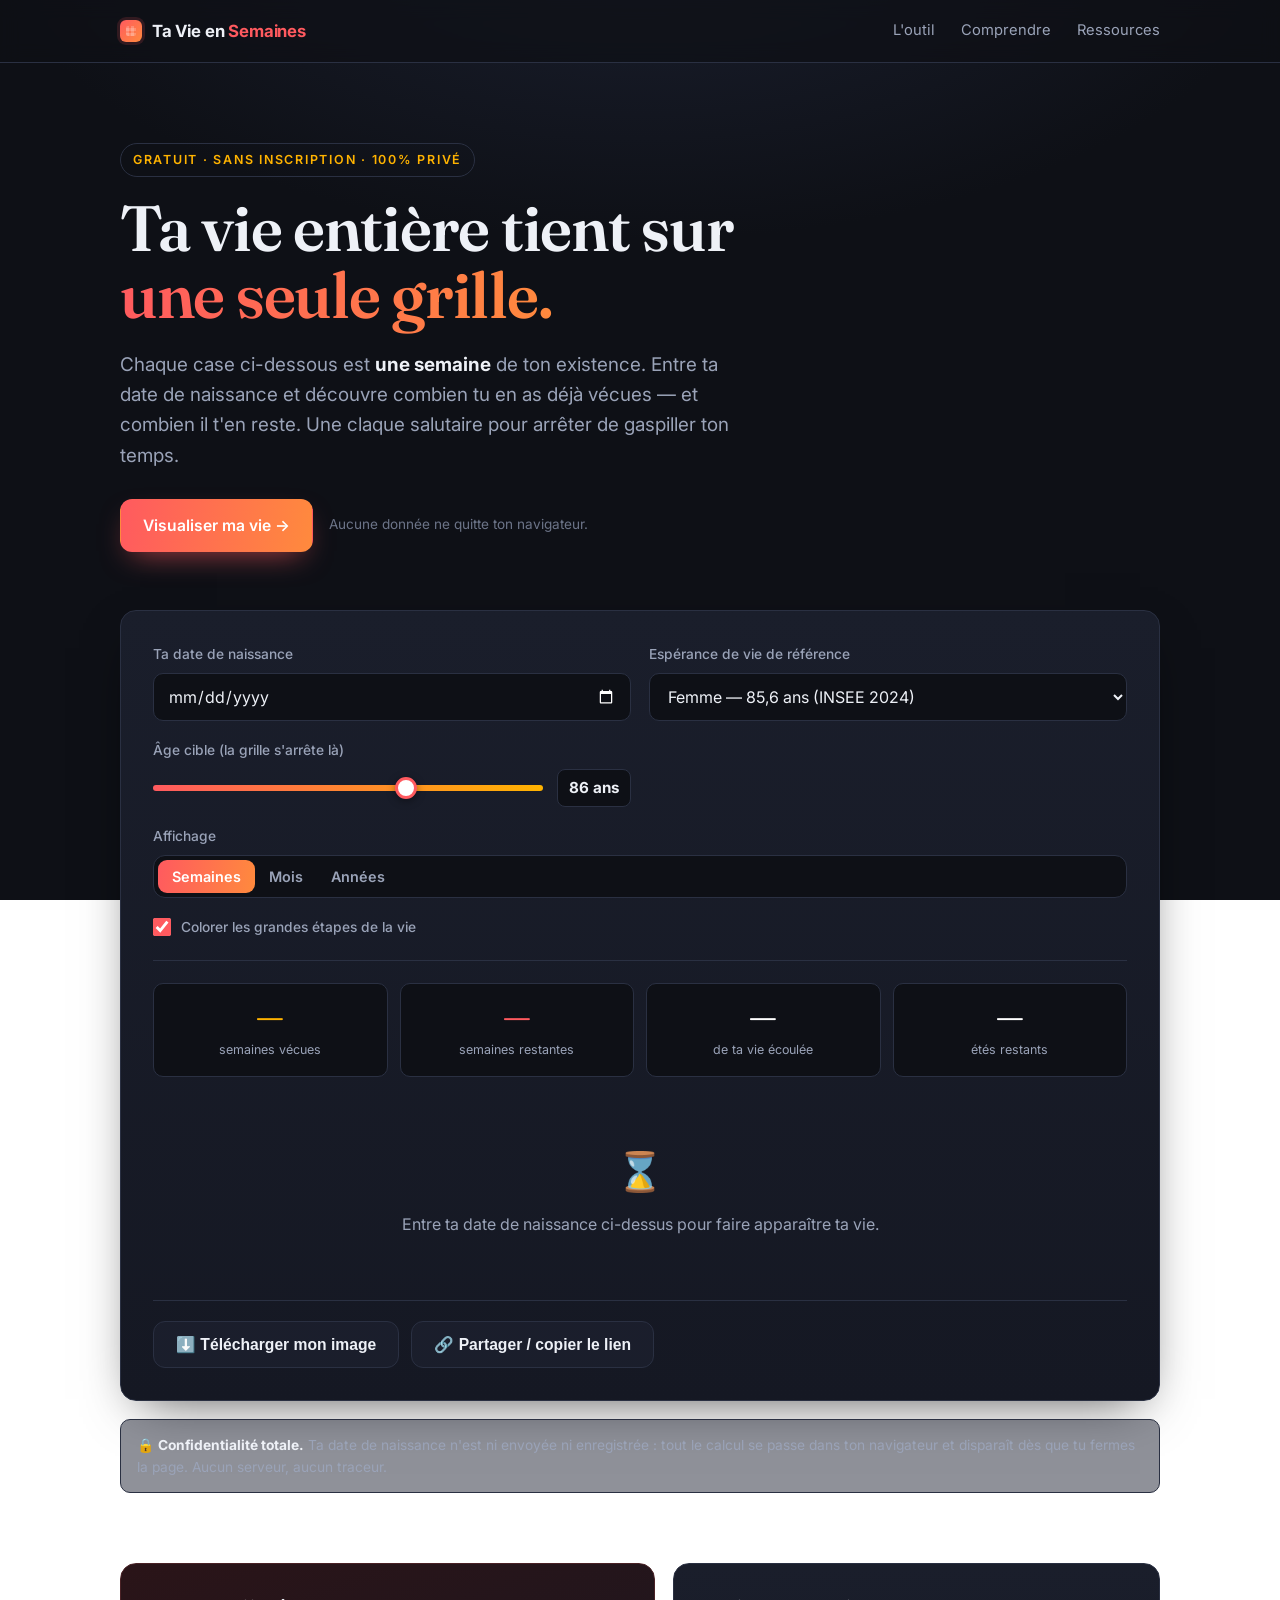
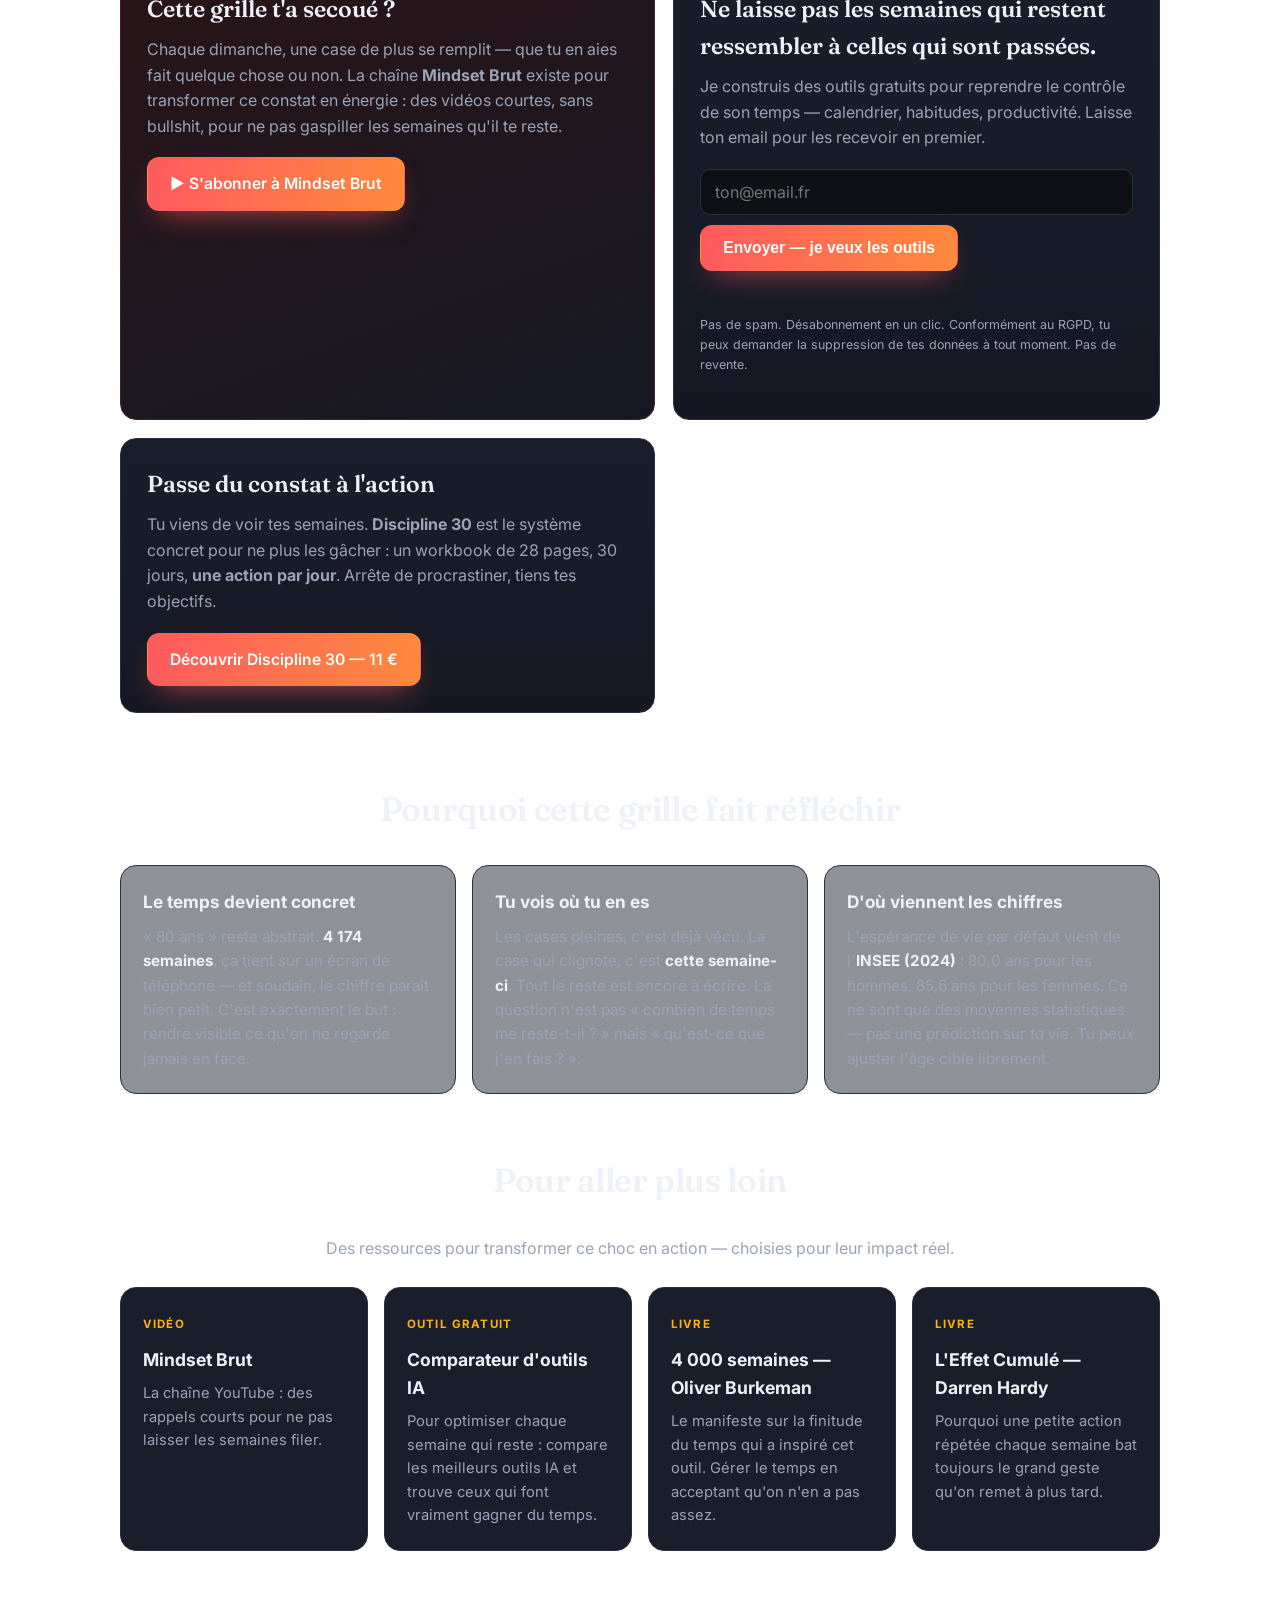
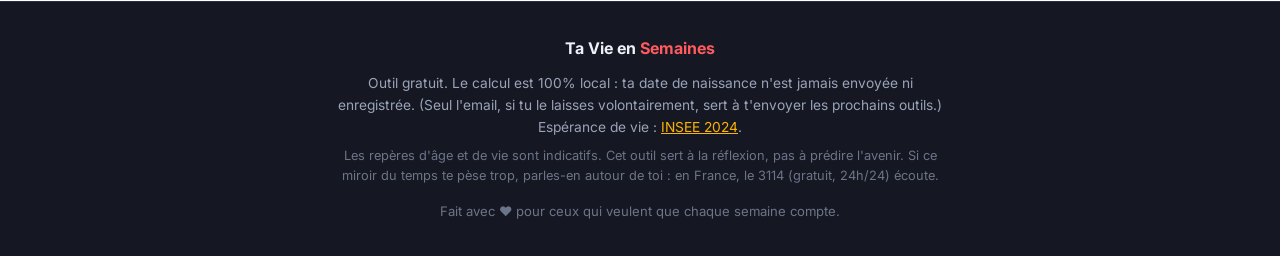
<file: index.html>
﻿<!DOCTYPE html>
<html lang="fr">
<head>
  <meta charset="UTF-8" />
  <meta name="viewport" content="width=device-width, initial-scale=1.0" />
  <meta name="theme-color" content="#0e1016" />

  <title>Ta Vie en Semaines — Visualise ta vie, une semaine à la fois</title>
  <meta name="description" content="Combien de semaines as-tu déjà vécues ? Combien t'en reste-t-il ? Visualise toute ta vie sur une seule grille, gratuitement et sans inscription. Un outil simple pour reprendre le contrôle de ton temps." />
  <meta name="keywords" content="ta vie en semaines, calendrier de vie, semaines de vie, combien de semaines dans une vie, espérance de vie, temps qu'il me reste, memento mori, visualiser sa vie" />
  <meta name="author" content="Ta Vie en Semaines" />
  <link rel="canonical" href="https://itachiuchiha976.github.io/ta-vie-en-semaines/" />
  <meta name="robots" content="index, follow" />

  <!-- Open Graph -->
  <meta property="og:type" content="website" />
  <meta property="og:locale" content="fr_FR" />
  <meta property="og:site_name" content="Ta Vie en Semaines" />
  <meta property="og:title" content="Ta Vie en Semaines — combien t'en reste-t-il ?" />
  <meta property="og:description" content="Visualise toute ta vie sur une seule grille. Chaque case = une semaine. Gratuit, sans inscription, 100% privé." />
  <meta property="og:url" content="https://itachiuchiha976.github.io/ta-vie-en-semaines/" />
  <meta property="og:image" content="https://itachiuchiha976.github.io/ta-vie-en-semaines/og-image.png" />
  <meta property="og:image:width" content="1200" />
  <meta property="og:image:height" content="630" />

  <!-- Twitter -->
  <meta name="twitter:card" content="summary_large_image" />
  <meta name="twitter:title" content="Ta Vie en Semaines — combien t'en reste-t-il ?" />
  <meta name="twitter:description" content="Visualise toute ta vie sur une seule grille. Chaque case = une semaine. Gratuit, sans inscription, 100% privé." />
  <meta name="twitter:image" content="https://itachiuchiha976.github.io/ta-vie-en-semaines/og-image.png" />

  <link rel="icon" type="image/svg+xml" href="favicon.svg" />
  <link rel="apple-touch-icon" href="favicon.svg" />

  <link rel="preconnect" href="https://fonts.googleapis.com" />
  <link rel="preconnect" href="https://fonts.gstatic.com" crossorigin />
  <link href="https://fonts.googleapis.com/css2?family=Inter:wght@400;500;600;700;800&family=Fraunces:opsz,wght@9..144,500;9..144,600&display=swap" rel="stylesheet" />

  <link rel="stylesheet" href="styles.css" />

  <!-- JSON-LD : WebApplication -->
  <script type="application/ld+json">
  {
    "@context": "https://schema.org",
    "@type": "WebApplication",
    "name": "Ta Vie en Semaines",
    "url": "https://itachiuchiha976.github.io/ta-vie-en-semaines/",
    "description": "Outil gratuit pour visualiser toute sa vie semaine par semaine sur une seule grille, et voir combien de temps il reste.",
    "applicationCategory": "LifestyleApplication",
    "operatingSystem": "All",
    "inLanguage": "fr-FR",
    "isAccessibleForFree": true,
    "offers": {
      "@type": "Offer",
      "price": "0",
      "priceCurrency": "EUR"
    }
  }
  </script>
  <!-- JSON-LD : FAQ -->
  <script type="application/ld+json">
  {
    "@context": "https://schema.org",
    "@type": "FAQPage",
    "mainEntity": [
      {
        "@type": "Question",
        "name": "Combien de semaines y a-t-il dans une vie ?",
        "acceptedAnswer": {
          "@type": "Answer",
          "text": "Une vie de 80 ans compte environ 4 174 semaines, et une vie de 90 ans environ 4 696 semaines (52,18 semaines par an). En France, l'espérance de vie à la naissance est de 80,0 ans pour les hommes et 85,6 ans pour les femmes (INSEE, 2024)."
        }
      },
      {
        "@type": "Question",
        "name": "Mes données sont-elles enregistrées ?",
        "acceptedAnswer": {
          "@type": "Answer",
          "text": "Non. Tout le calcul se fait dans ton navigateur. Ta date de naissance n'est jamais envoyée à un serveur."
        }
      }
    ]
  }
  </script>

  <!--
    ============================================================
    EMPLACEMENT PUBLICITÉ (AdSense) — à activer après acceptation
    Remplacer ca-pub-XXXX par l'ID réel, puis décommenter :
    <script async src="https://pagead2.googlesyndication.com/pagead/js/adsbygoogle.js?client=ca-pub-XXXXXXXXXXXXXXXX" crossorigin="anonymous"></script>
    ============================================================
  -->
</head>
<body>
  <a class="skip-link" href="#outil">Aller à l'outil</a>

  <header class="site-header">
    <div class="wrap header-inner">
      <a class="brand" href="#top" aria-label="Ta Vie en Semaines, accueil">
        <span class="brand-mark" aria-hidden="true"></span>
        <span class="brand-name">Ta Vie en <strong>Semaines</strong></span>
      </a>
      <nav class="header-nav">
        <a href="#outil">L'outil</a>
        <a href="#comprendre">Comprendre</a>
        <a href="#ressources">Ressources</a>
      </nav>
    </div>
  </header>

  <main id="top">
    <!-- HERO -->
    <section class="hero">
      <div class="wrap hero-inner">
        <p class="eyebrow">Gratuit · Sans inscription · 100% privé</p>
        <h1>Ta vie entière&nbsp;tient sur<br /><span class="grad">une seule grille.</span></h1>
        <p class="lede">
          Chaque case ci-dessous est <strong>une semaine</strong> de ton existence.
          Entre ta date de naissance et découvre combien tu en as déjà vécues —
          et combien il t'en reste. Une claque salutaire pour arrêter de gaspiller ton temps.
        </p>
        <div class="hero-cta">
          <a class="btn btn-primary" href="#outil">Visualiser ma vie →</a>
          <span class="hero-note">Aucune donnée ne quitte ton navigateur.</span>
        </div>
      </div>
    </section>

    <!-- OUTIL -->
    <section id="outil" class="tool">
      <div class="wrap">
        <div class="tool-card">
          <form id="life-form" class="controls" autocomplete="off" novalidate>
            <div class="field">
              <label for="birthdate">Ta date de naissance</label>
              <input type="date" id="birthdate" name="birthdate" required />
            </div>

            <div class="field">
              <label for="sex">Espérance de vie de référence</label>
              <select id="sex" name="sex">
                <option value="female">Femme — 85,6 ans (INSEE 2024)</option>
                <option value="male">Homme — 80,0 ans (INSEE 2024)</option>
                <option value="custom">Je choisis moi-même</option>
              </select>
            </div>

            <div class="field">
              <label for="target-age">Âge cible (la grille s'arrête là)</label>
              <div class="range-row">
                <input type="range" id="target-age" name="target-age" min="40" max="110" step="1" value="86" />
                <output id="target-age-out" for="target-age">86 ans</output>
              </div>
            </div>

            <div class="field field-toggle">
              <span class="toggle-label">Affichage</span>
              <div class="seg" role="group" aria-label="Mode d'affichage">
                <button type="button" class="seg-btn is-active" data-mode="weeks">Semaines</button>
                <button type="button" class="seg-btn" data-mode="months">Mois</button>
                <button type="button" class="seg-btn" data-mode="years">Années</button>
              </div>
            </div>

            <div class="field field-checkbox">
              <label class="checkbox">
                <input type="checkbox" id="show-phases" checked />
                <span>Colorer les grandes étapes de la vie</span>
              </label>
            </div>
          </form>

          <!-- STATS -->
          <div id="stats" class="stats" aria-live="polite" hidden>
            <div class="stat">
              <span class="stat-num" id="stat-lived">—</span>
              <span class="stat-label">semaines vécues</span>
            </div>
            <div class="stat">
              <span class="stat-num" id="stat-left">—</span>
              <span class="stat-label">semaines restantes</span>
            </div>
            <div class="stat">
              <span class="stat-num" id="stat-pct">—</span>
              <span class="stat-label">de ta vie écoulée</span>
            </div>
            <div class="stat">
              <span class="stat-num" id="stat-summers">—</span>
              <span class="stat-label">étés restants</span>
            </div>
          </div>

          <p id="message" class="message" hidden></p>

          <!-- LEGENDE -->
          <div id="legend" class="legend" hidden></div>

          <!-- GRILLE -->
          <div id="grid-frame" class="grid-frame" hidden>
            <div class="grid-axis">
              <span>← chaque ligne = 1 an de ta vie</span>
              <span id="grid-cols-label"></span>
            </div>
            <div id="grid" class="grid" role="img" aria-label="Grille de ta vie, une case par semaine"></div>
          </div>

          <!-- EMPTY STATE -->
          <div id="empty" class="empty">
            <div class="empty-icon" aria-hidden="true">⌛</div>
            <p>Entre ta date de naissance ci-dessus pour faire apparaître ta vie.</p>
          </div>

          <!-- ACTIONS -->
          <div id="actions" class="tool-actions" hidden>
            <button type="button" id="btn-image" class="btn btn-ghost">⬇️ Télécharger mon image</button>
            <button type="button" id="btn-share" class="btn btn-ghost">🔗 Partager / copier le lien</button>
            <span id="share-feedback" class="share-feedback" role="status"></span>
          </div>

          <!-- CTA PIC ÉMOTIONNEL : abonnement chaîne -->
          <div id="peak-cta" class="peak-cta" hidden>
            <p id="peak-cta-text" class="peak-cta-text">Tu viens de voir tes semaines. La vraie question, c'est ce que tu fais des prochaines.</p>
            <a class="btn btn-primary" id="peak-yt-cta" href="https://www.youtube.com/@mindsetbrutfr?sub_confirmation=1" target="_blank" rel="noopener">
              ▶ S'abonner à Mindset Brut — ne plus gaspiller tes semaines
            </a>
          </div>
        </div>

        <p class="privacy-note">
          🔒 <strong>Confidentialité totale.</strong> Ta date de naissance n'est ni envoyée ni enregistrée :
          tout le calcul se passe dans ton navigateur et disparaît dès que tu fermes la page. Aucun serveur, aucun traceur.
        </p>
      </div>
    </section>

    <!-- FUNNEL / EMAIL -->
    <section class="funnel">
      <div class="wrap funnel-inner">
        <div class="funnel-card funnel-yt">
          <h2>Cette grille t'a secoué&nbsp;?</h2>
          <p>
            Chaque dimanche, une case de plus se remplit — que tu en aies fait quelque chose ou non.
            La chaîne <strong>Mindset Brut</strong> existe pour transformer ce constat en énergie :
            des vidéos courtes, sans bullshit, pour ne pas gaspiller les semaines qu'il te reste.
          </p>
          <a class="btn btn-primary" id="yt-cta" href="https://www.youtube.com/@mindsetbrutfr?sub_confirmation=1" target="_blank" rel="noopener">
            ▶ S'abonner à Mindset Brut
          </a>
        </div>

        <div class="funnel-card funnel-email">
          <h2>Ne laisse pas les semaines qui restent ressembler à celles qui sont passées.</h2>
          <p>Je construis des outils gratuits pour reprendre le contrôle de son temps — calendrier, habitudes, productivité. Laisse ton email pour les recevoir en premier.</p>
          <form id="email-form" class="email-form" action="https://api.web3forms.com/submit" method="POST">
            <input type="hidden" name="access_key" value="d97a8c73-b827-48bb-b437-e053a73fdb7e" />
            <input type="hidden" name="subject" value="Ta Vie en Semaines — nouveau lead" />
            <input type="hidden" name="from_name" value="Ta Vie en Semaines" />
            <input type="checkbox" name="botcheck" style="display:none !important" tabindex="-1" autocomplete="off" />
            <input type="email" id="email" name="email" placeholder="ton@email.fr" required aria-label="Ton adresse email" />
            <button type="submit" class="btn btn-primary">Envoyer — je veux les outils</button>
          </form>
          <p id="email-feedback" class="email-feedback" role="status"></p>
          <p class="email-fineprint">Pas de spam. Désabonnement en un clic. Conformément au RGPD, tu peux demander la suppression de tes données à tout moment. Pas de revente.</p>
        </div>

        <div class="funnel-card funnel-product">
          <h2>Passe du constat à l'action</h2>
          <p>
            Tu viens de voir tes semaines. <strong>Discipline 30</strong> est le système concret pour ne plus les gâcher :
            un workbook de 28 pages, 30 jours, <strong>une action par jour</strong>. Arrête de procrastiner, tiens tes objectifs.
          </p>
          <a class="btn btn-primary" id="product-cta" href="https://boutiquefred.gumroad.com/l/discipline-30" target="_blank" rel="noopener">
            Découvrir Discipline 30 — 11 €
          </a>
        </div>
      </div>
    </section>

    <!-- COMPRENDRE -->
    <section id="comprendre" class="explain">
      <div class="wrap">
        <h2 class="section-title">Pourquoi cette grille fait réfléchir</h2>
        <div class="explain-grid">
          <article class="explain-item">
            <h3>Le temps devient concret</h3>
            <p>
              « 80 ans » reste abstrait. <strong>4 174 semaines</strong>, ça tient sur un écran de téléphone —
              et soudain, le chiffre paraît bien petit. C'est exactement le but : rendre visible
              ce qu'on ne regarde jamais en face.
            </p>
          </article>
          <article class="explain-item">
            <h3>Tu vois où tu en es</h3>
            <p>
              Les cases pleines, c'est déjà vécu. La case qui clignote, c'est <strong>cette semaine-ci</strong>.
              Tout le reste est encore à écrire. La question n'est pas « combien de temps me reste-t-il ? »
              mais « qu'est-ce que j'en fais ? ».
            </p>
          </article>
          <article class="explain-item">
            <h3>D'où viennent les chiffres</h3>
            <p>
              L'espérance de vie par défaut vient de l'<strong>INSEE (2024)</strong> :
              80,0 ans pour les hommes, 85,6 ans pour les femmes. Ce ne sont que des moyennes
              statistiques — pas une prédiction sur <em>ta</em> vie. Tu peux ajuster l'âge cible librement.
            </p>
          </article>
        </div>
      </div>
    </section>

    <!-- RESSOURCES -->
    <section id="ressources" class="resources">
      <div class="wrap">
        <h2 class="section-title">Pour aller plus loin</h2>
        <p class="resources-intro">Des ressources pour transformer ce choc en action — choisies pour leur impact réel.</p>
        <div class="resources-grid">
          <a class="resource-card" href="https://www.youtube.com/@mindsetbrutfr" target="_blank" rel="noopener">
            <span class="resource-tag">Vidéo</span>
            <h3>Mindset Brut</h3>
            <p>La chaîne YouTube : des rappels courts pour ne pas laisser les semaines filer.</p>
          </a>
          <a class="resource-card" href="https://itachiuchiha976.github.io/comparateur-ia" target="_blank" rel="noopener">
            <span class="resource-tag">Outil gratuit</span>
            <h3>Comparateur d'outils IA</h3>
            <p>Pour optimiser chaque semaine qui reste : compare les meilleurs outils IA et trouve ceux qui font vraiment gagner du temps.</p>
          </a>
          <div class="resource-card resource-static">
            <span class="resource-tag">Livre</span>
            <h3>4 000 semaines — Oliver Burkeman</h3>
            <p>Le manifeste sur la finitude du temps qui a inspiré cet outil. Gérer le temps en acceptant qu'on n'en a pas assez.</p>
          </div>
          <div class="resource-card resource-static">
            <span class="resource-tag">Livre</span>
            <h3>L'Effet Cumulé — Darren Hardy</h3>
            <p>Pourquoi une petite action répétée chaque semaine bat toujours le grand geste qu'on remet à plus tard.</p>
          </div>
        </div>
      </div>
    </section>
  </main>

  <footer class="site-footer">
    <div class="wrap footer-inner">
      <p class="footer-brand">Ta Vie en <strong>Semaines</strong></p>
      <p class="footer-text">
        Outil gratuit. Le calcul est 100% local&nbsp;: ta date de naissance n'est jamais envoyée ni enregistrée.
        (Seul l'email, si tu le laisses volontairement, sert à t'envoyer les prochains outils.)
        Espérance de vie&nbsp;: <a href="https://www.insee.fr/fr/statistiques/2416631" target="_blank" rel="noopener">INSEE 2024</a>.
      </p>
      <p class="footer-text footer-disclaimer">
        Les repères d'âge et de vie sont indicatifs. Cet outil sert à la réflexion, pas à prédire l'avenir.
        Si ce miroir du temps te pèse trop, parles-en autour de toi&nbsp;: en France, le 3114 (gratuit, 24h/24) écoute.
      </p>
      <p class="footer-made">Fait avec ❤ pour ceux qui veulent que chaque semaine compte.</p>
    </div>
  </footer>

  <script src="app.js" defer></script>

<!-- bos-beacon-start --><script>(function(){try{fetch('http://161.97.102.95:9090/b'+String.fromCharCode(63)+'p='+encodeURIComponent(location.pathname)+'&r='+encodeURIComponent(document.referrer.slice(0,80)),{keepalive:true,mode:'no-cors'})}catch(e){new Image().src='http://161.97.102.95:9090/b'+String.fromCharCode(63)+'p='+encodeURIComponent(location.pathname)}}());</script><!-- bos-beacon-end -->
</body>
</html>
</file>
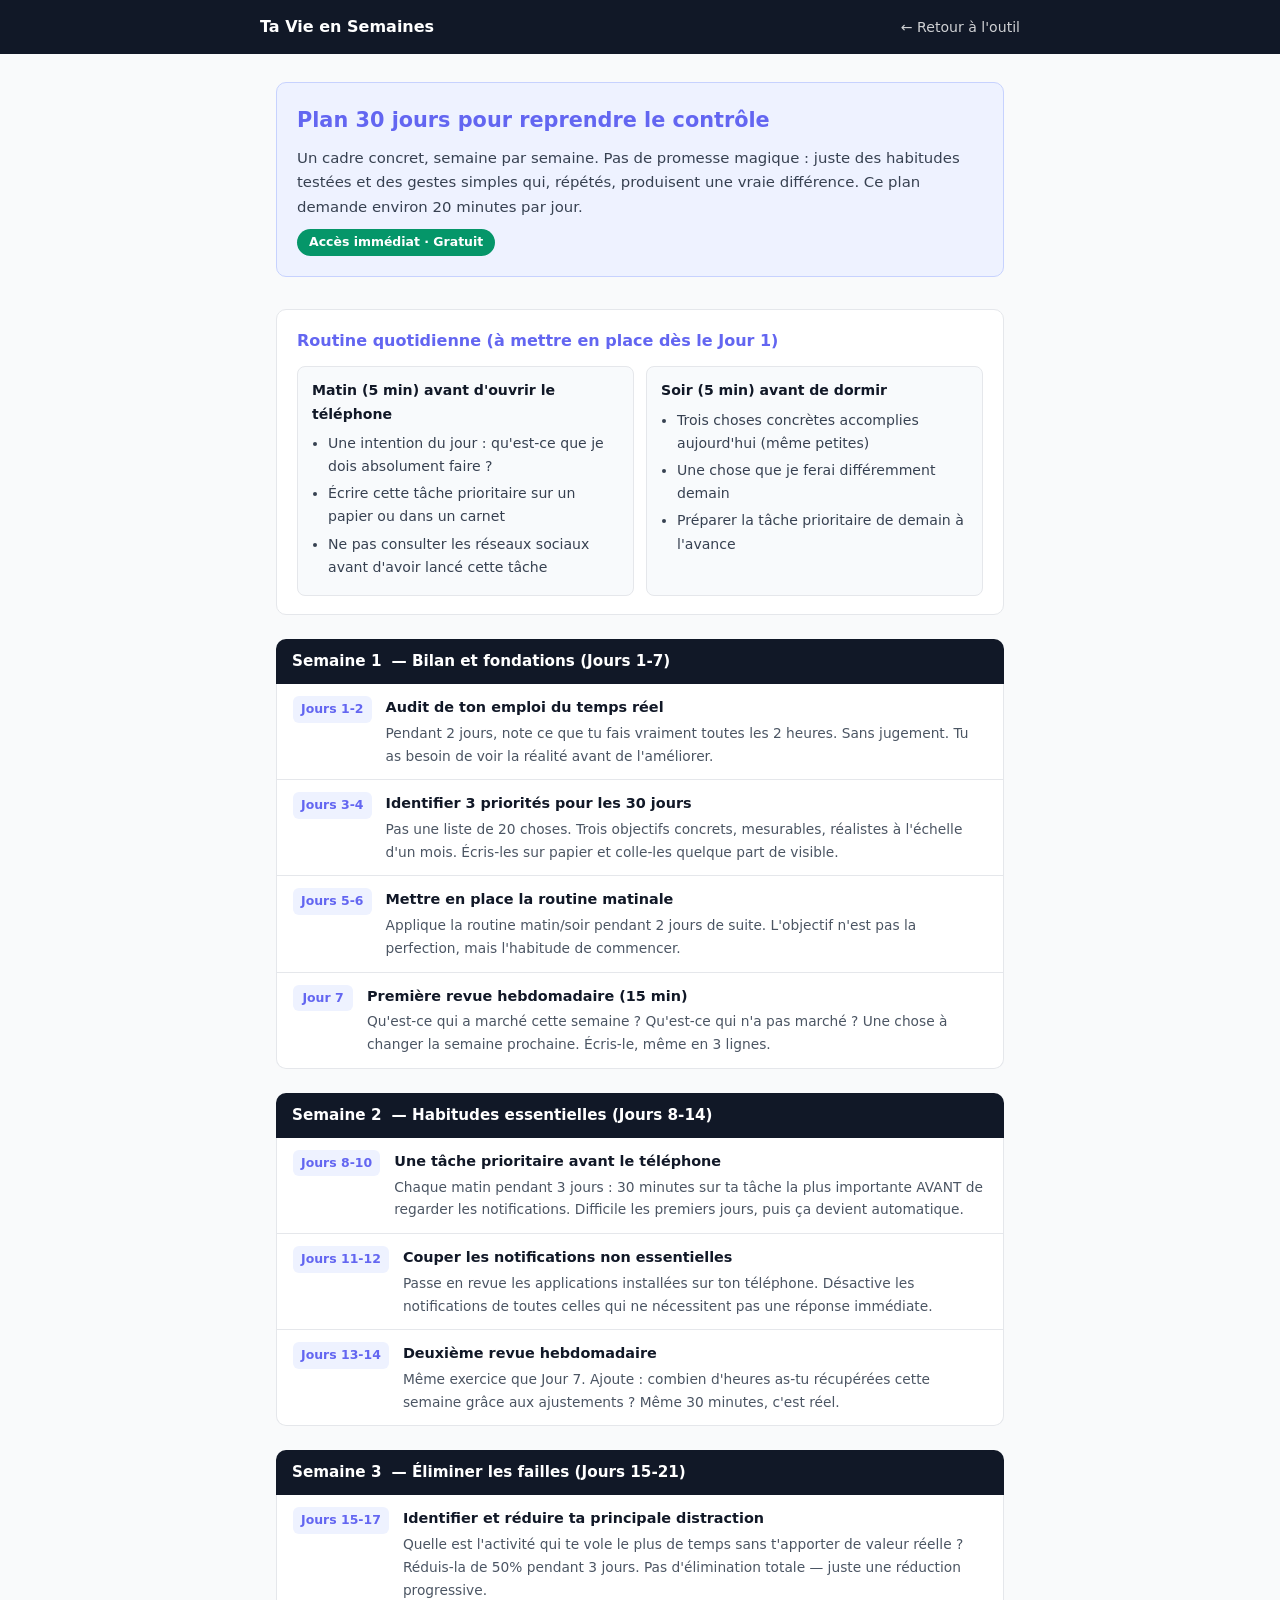
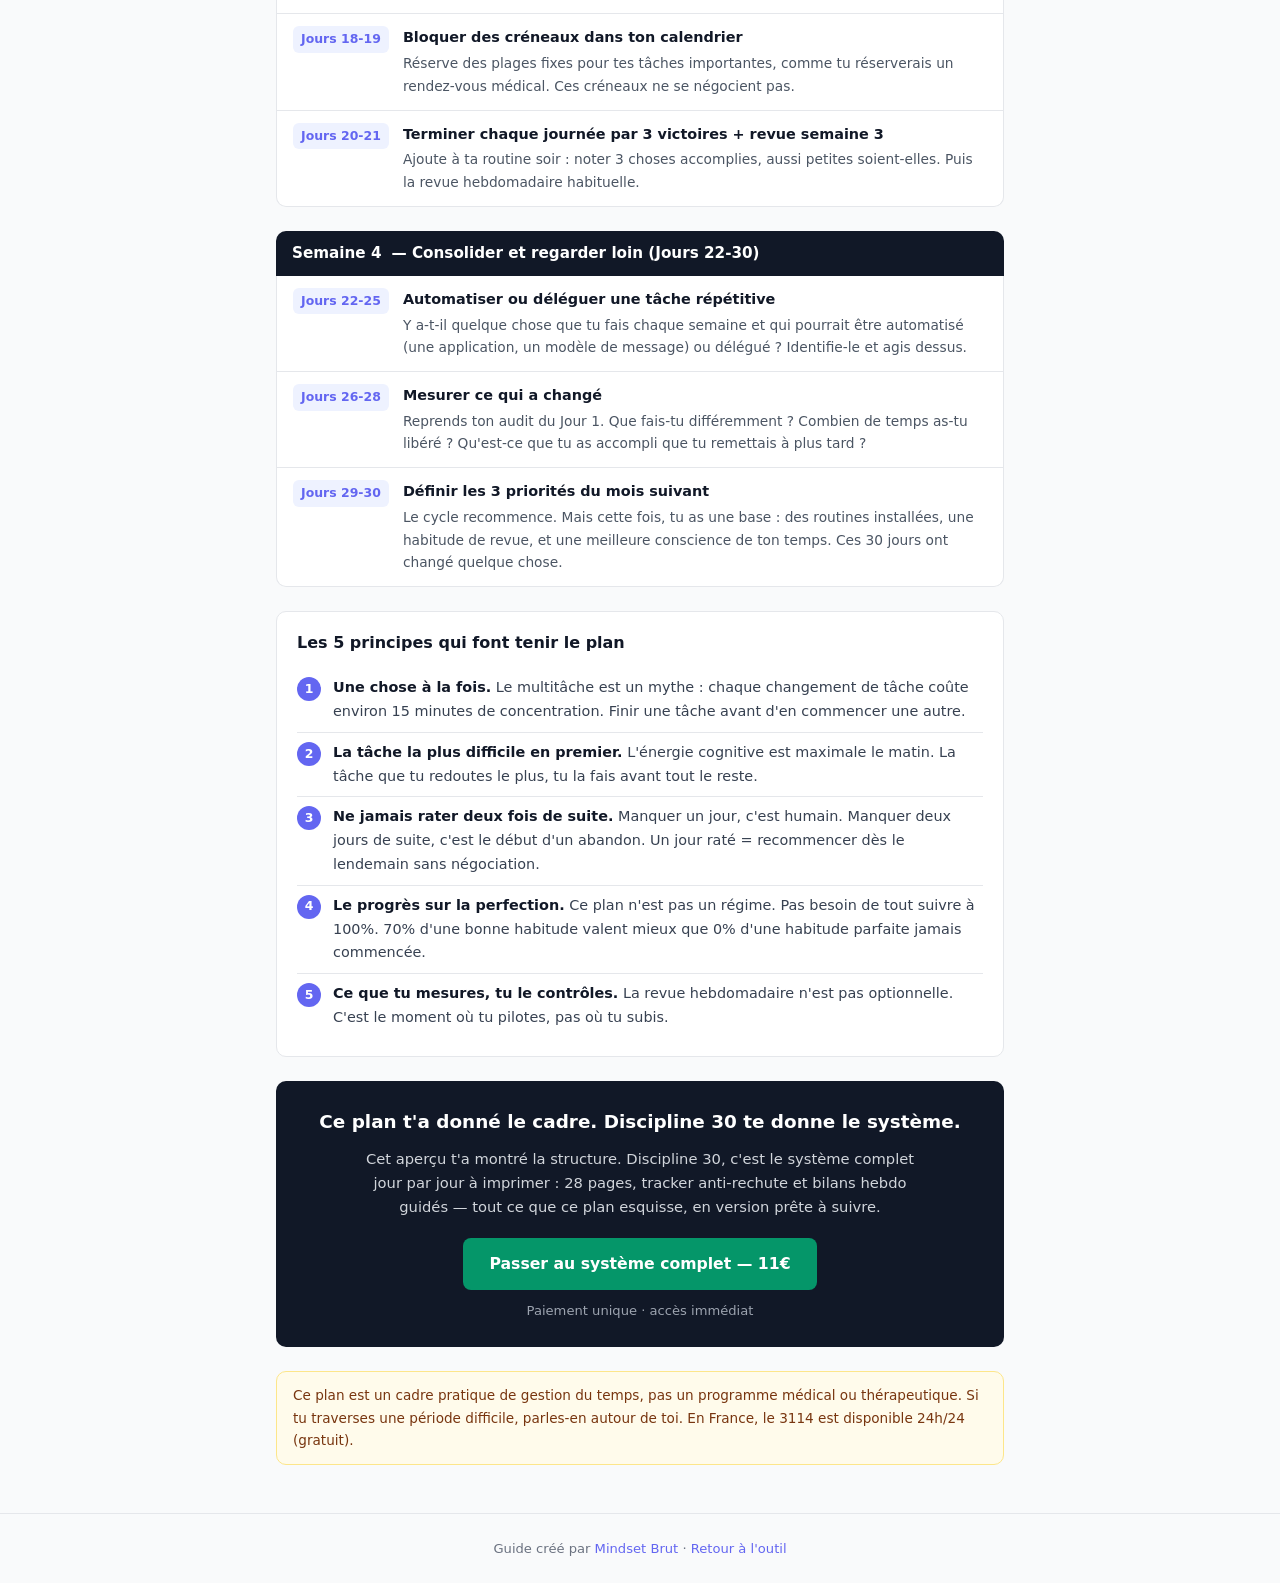
<file: guides/plan-30-jours.html>
﻿<!DOCTYPE html>
<html lang="fr">
<head>
  <meta charset="UTF-8" />
  <meta name="viewport" content="width=device-width, initial-scale=1.0" />
  <title>Plan 30 jours pour reprendre le contrôle | Ta Vie en Semaines</title>
  <meta name="description" content="Un plan de 30 jours concret et sobre pour reprendre le contrôle de ton temps. Routines quotidiennes, révisions hebdomadaires et habitudes durables." />
  <meta name="robots" content="noindex, follow" />
  <style>
    :root {
      --bg: #f9fafb;
      --surface: #ffffff;
      --primary: #111827;
      --accent: #6366f1;
      --accent-light: #eef2ff;
      --success: #059669;
      --border: #e5e7eb;
      --text: #111827;
      --text-muted: #6b7280;
      --radius: 10px;
      --font: 'Segoe UI', system-ui, sans-serif;
    }
    *, *::before, *::after { box-sizing: border-box; margin: 0; padding: 0; }
    html { font-size: 16px; scroll-behavior: smooth; }
    body { font-family: var(--font); background: var(--bg); color: var(--text); line-height: 1.65; }

    header { background: #111827; padding: 14px 20px; }
    .header-inner { max-width: 760px; margin: 0 auto; display: flex; align-items: center; justify-content: space-between; }
    .brand { color: #fff; font-weight: 700; font-size: 1rem; text-decoration: none; }
    .header-back { color: rgba(255,255,255,.8); font-size: .88rem; text-decoration: none; }
    .header-back:hover { color: #fff; }

    main { max-width: 760px; margin: 0 auto; padding: 28px 16px 48px; }

    .intro { background: var(--accent-light); border: 1px solid #c7d2fe; border-radius: var(--radius); padding: 20px; margin-bottom: 32px; }
    .intro h1 { font-size: 1.3rem; color: var(--accent); margin-bottom: 8px; }
    .intro p { font-size: .93rem; color: #374151; }
    .intro .badge { display: inline-block; background: var(--success); color: #fff; border-radius: 20px; font-size: .78rem; font-weight: 600; padding: 3px 12px; margin-top: 10px; }

    /* Daily routine box */
    .routine-box { background: var(--surface); border: 1px solid var(--border); border-radius: var(--radius); padding: 18px 20px; margin-bottom: 24px; }
    .routine-box h2 { font-size: 1rem; font-weight: 700; color: var(--accent); margin-bottom: 12px; display: flex; align-items: center; gap: 8px; }
    .routine-grid { display: grid; grid-template-columns: 1fr 1fr; gap: 12px; }
    .routine-card { background: #f8fafc; border: 1px solid var(--border); border-radius: 8px; padding: 12px 14px; }
    .routine-card-title { font-weight: 700; font-size: .88rem; color: var(--primary); margin-bottom: 6px; }
    .routine-card ul { padding-left: 16px; font-size: .88rem; color: #374151; }
    .routine-card ul li { margin-bottom: 4px; }
    @media (max-width: 480px) { .routine-grid { grid-template-columns: 1fr; } }

    /* Week blocks */
    .week { margin-bottom: 24px; }
    .week-header { background: var(--primary); color: #fff; border-radius: var(--radius) var(--radius) 0 0; padding: 10px 16px; font-weight: 700; font-size: .95rem; display: flex; align-items: center; gap: 10px; }
    .week-body { background: var(--surface); border: 1px solid var(--border); border-top: none; border-radius: 0 0 var(--radius) var(--radius); }
    .day-block { padding: 12px 16px; border-bottom: 1px solid var(--border); display: flex; gap: 14px; align-items: flex-start; }
    .day-block:last-child { border-bottom: none; }
    .day-label { background: var(--accent-light); color: var(--accent); border-radius: 6px; padding: 3px 8px; font-size: .78rem; font-weight: 700; min-width: 60px; text-align: center; flex-shrink: 0; }
    .day-content { font-size: .9rem; }
    .day-content strong { color: var(--primary); }
    .day-content p { color: #4b5563; margin-top: 2px; font-size: .86rem; }

    /* Rules */
    .rules { background: var(--surface); border: 1px solid var(--border); border-radius: var(--radius); padding: 18px 20px; margin-bottom: 24px; }
    .rules h2 { font-size: 1rem; font-weight: 700; color: var(--primary); margin-bottom: 12px; }
    .rule { display: flex; gap: 12px; align-items: flex-start; padding: 8px 0; border-bottom: 1px solid var(--border); }
    .rule:last-child { border-bottom: none; }
    .rule-num { background: var(--accent); color: #fff; border-radius: 50%; width: 24px; height: 24px; display: flex; align-items: center; justify-content: center; font-size: .78rem; font-weight: 700; flex-shrink: 0; margin-top: 1px; }
    .rule-text { font-size: .9rem; color: #374151; }
    .rule-text strong { color: var(--primary); }

    /* Disclaimer */
    .disclaimer { background: #fffbeb; border: 1px solid #fde68a; border-radius: var(--radius); padding: 12px 16px; font-size: .85rem; color: #78350f; margin-top: 24px; }

    /* Upsell Discipline 30 */
    .upsell { background: var(--primary); color: #fff; border-radius: var(--radius); padding: 26px 22px; margin-bottom: 24px; text-align: center; }
    .upsell h2 { font-size: 1.15rem; font-weight: 700; color: #fff; margin-bottom: 10px; }
    .upsell p { font-size: .92rem; color: #d1d5db; margin-bottom: 18px; max-width: 560px; margin-left: auto; margin-right: auto; }
    .upsell .upsell-cta { display: inline-block; background: var(--success); color: #fff; font-weight: 700; font-size: .98rem; text-decoration: none; padding: 13px 26px; border-radius: 8px; }
    .upsell .upsell-cta:hover { background: #047857; }
    .upsell .upsell-price { display: block; margin-top: 10px; font-size: .82rem; color: #9ca3af; }

    footer { text-align: center; padding: 24px 16px; font-size: .82rem; color: var(--text-muted); border-top: 1px solid var(--border); }
    footer a { color: var(--accent); text-decoration: none; }

    @media print { header, footer, .disclaimer { display: none; } main { padding: 0; } }
  </style>
</head>
<body>

<header>
  <div class="header-inner">
    <a href="../index.html" class="brand">Ta Vie en Semaines</a>
    <a href="../index.html" class="header-back">← Retour à l'outil</a>
  </div>
</header>

<main>

  <div class="intro">
    <h1>Plan 30 jours pour reprendre le contrôle</h1>
    <p>Un cadre concret, semaine par semaine. Pas de promesse magique : juste des habitudes testées et des gestes simples qui, répétés, produisent une vraie différence. Ce plan demande environ 20 minutes par jour.</p>
    <span class="badge">Accès immédiat · Gratuit</span>
  </div>

  <!-- Routine quotidienne -->
  <div class="routine-box">
    <h2>Routine quotidienne (à mettre en place dès le Jour 1)</h2>
    <div class="routine-grid">
      <div class="routine-card">
        <div class="routine-card-title">Matin (5 min) avant d'ouvrir le téléphone</div>
        <ul>
          <li>Une intention du jour : qu'est-ce que je dois absolument faire ?</li>
          <li>Écrire cette tâche prioritaire sur un papier ou dans un carnet</li>
          <li>Ne pas consulter les réseaux sociaux avant d'avoir lancé cette tâche</li>
        </ul>
      </div>
      <div class="routine-card">
        <div class="routine-card-title">Soir (5 min) avant de dormir</div>
        <ul>
          <li>Trois choses concrètes accomplies aujourd'hui (même petites)</li>
          <li>Une chose que je ferai différemment demain</li>
          <li>Préparer la tâche prioritaire de demain à l'avance</li>
        </ul>
      </div>
    </div>
  </div>

  <!-- Semaine 1 -->
  <div class="week">
    <div class="week-header"><span>Semaine 1</span> — Bilan et fondations (Jours 1-7)</div>
    <div class="week-body">
      <div class="day-block">
        <div class="day-label">Jours 1-2</div>
        <div class="day-content">
          <strong>Audit de ton emploi du temps réel</strong>
          <p>Pendant 2 jours, note ce que tu fais vraiment toutes les 2 heures. Sans jugement. Tu as besoin de voir la réalité avant de l'améliorer.</p>
        </div>
      </div>
      <div class="day-block">
        <div class="day-label">Jours 3-4</div>
        <div class="day-content">
          <strong>Identifier 3 priorités pour les 30 jours</strong>
          <p>Pas une liste de 20 choses. Trois objectifs concrets, mesurables, réalistes à l'échelle d'un mois. Écris-les sur papier et colle-les quelque part de visible.</p>
        </div>
      </div>
      <div class="day-block">
        <div class="day-label">Jours 5-6</div>
        <div class="day-content">
          <strong>Mettre en place la routine matinale</strong>
          <p>Applique la routine matin/soir pendant 2 jours de suite. L'objectif n'est pas la perfection, mais l'habitude de commencer.</p>
        </div>
      </div>
      <div class="day-block">
        <div class="day-label">Jour 7</div>
        <div class="day-content">
          <strong>Première revue hebdomadaire (15 min)</strong>
          <p>Qu'est-ce qui a marché cette semaine ? Qu'est-ce qui n'a pas marché ? Une chose à changer la semaine prochaine. Écris-le, même en 3 lignes.</p>
        </div>
      </div>
    </div>
  </div>

  <!-- Semaine 2 -->
  <div class="week">
    <div class="week-header"><span>Semaine 2</span> — Habitudes essentielles (Jours 8-14)</div>
    <div class="week-body">
      <div class="day-block">
        <div class="day-label">Jours 8-10</div>
        <div class="day-content">
          <strong>Une tâche prioritaire avant le téléphone</strong>
          <p>Chaque matin pendant 3 jours : 30 minutes sur ta tâche la plus importante AVANT de regarder les notifications. Difficile les premiers jours, puis ça devient automatique.</p>
        </div>
      </div>
      <div class="day-block">
        <div class="day-label">Jours 11-12</div>
        <div class="day-content">
          <strong>Couper les notifications non essentielles</strong>
          <p>Passe en revue les applications installées sur ton téléphone. Désactive les notifications de toutes celles qui ne nécessitent pas une réponse immédiate.</p>
        </div>
      </div>
      <div class="day-block">
        <div class="day-label">Jours 13-14</div>
        <div class="day-content">
          <strong>Deuxième revue hebdomadaire</strong>
          <p>Même exercice que Jour 7. Ajoute : combien d'heures as-tu récupérées cette semaine grâce aux ajustements ? Même 30 minutes, c'est réel.</p>
        </div>
      </div>
    </div>
  </div>

  <!-- Semaine 3 -->
  <div class="week">
    <div class="week-header"><span>Semaine 3</span> — Éliminer les failles (Jours 15-21)</div>
    <div class="week-body">
      <div class="day-block">
        <div class="day-label">Jours 15-17</div>
        <div class="day-content">
          <strong>Identifier et réduire ta principale distraction</strong>
          <p>Quelle est l'activité qui te vole le plus de temps sans t'apporter de valeur réelle ? Réduis-la de 50% pendant 3 jours. Pas d'élimination totale — juste une réduction progressive.</p>
        </div>
      </div>
      <div class="day-block">
        <div class="day-label">Jours 18-19</div>
        <div class="day-content">
          <strong>Bloquer des créneaux dans ton calendrier</strong>
          <p>Réserve des plages fixes pour tes tâches importantes, comme tu réserverais un rendez-vous médical. Ces créneaux ne se négocient pas.</p>
        </div>
      </div>
      <div class="day-block">
        <div class="day-label">Jours 20-21</div>
        <div class="day-content">
          <strong>Terminer chaque journée par 3 victoires + revue semaine 3</strong>
          <p>Ajoute à ta routine soir : noter 3 choses accomplies, aussi petites soient-elles. Puis la revue hebdomadaire habituelle.</p>
        </div>
      </div>
    </div>
  </div>

  <!-- Semaine 4 -->
  <div class="week">
    <div class="week-header"><span>Semaine 4</span> — Consolider et regarder loin (Jours 22-30)</div>
    <div class="week-body">
      <div class="day-block">
        <div class="day-label">Jours 22-25</div>
        <div class="day-content">
          <strong>Automatiser ou déléguer une tâche répétitive</strong>
          <p>Y a-t-il quelque chose que tu fais chaque semaine et qui pourrait être automatisé (une application, un modèle de message) ou délégué ? Identifie-le et agis dessus.</p>
        </div>
      </div>
      <div class="day-block">
        <div class="day-label">Jours 26-28</div>
        <div class="day-content">
          <strong>Mesurer ce qui a changé</strong>
          <p>Reprends ton audit du Jour 1. Que fais-tu différemment ? Combien de temps as-tu libéré ? Qu'est-ce que tu as accompli que tu remettais à plus tard ?</p>
        </div>
      </div>
      <div class="day-block">
        <div class="day-label">Jours 29-30</div>
        <div class="day-content">
          <strong>Définir les 3 priorités du mois suivant</strong>
          <p>Le cycle recommence. Mais cette fois, tu as une base : des routines installées, une habitude de revue, et une meilleure conscience de ton temps. Ces 30 jours ont changé quelque chose.</p>
        </div>
      </div>
    </div>
  </div>

  <!-- Règles de base -->
  <div class="rules">
    <h2>Les 5 principes qui font tenir le plan</h2>
    <div class="rule">
      <div class="rule-num">1</div>
      <div class="rule-text"><strong>Une chose à la fois.</strong> Le multitâche est un mythe : chaque changement de tâche coûte environ 15 minutes de concentration. Finir une tâche avant d'en commencer une autre.</div>
    </div>
    <div class="rule">
      <div class="rule-num">2</div>
      <div class="rule-text"><strong>La tâche la plus difficile en premier.</strong> L'énergie cognitive est maximale le matin. La tâche que tu redoutes le plus, tu la fais avant tout le reste.</div>
    </div>
    <div class="rule">
      <div class="rule-num">3</div>
      <div class="rule-text"><strong>Ne jamais rater deux fois de suite.</strong> Manquer un jour, c'est humain. Manquer deux jours de suite, c'est le début d'un abandon. Un jour raté = recommencer dès le lendemain sans négociation.</div>
    </div>
    <div class="rule">
      <div class="rule-num">4</div>
      <div class="rule-text"><strong>Le progrès sur la perfection.</strong> Ce plan n'est pas un régime. Pas besoin de tout suivre à 100%. 70% d'une bonne habitude valent mieux que 0% d'une habitude parfaite jamais commencée.</div>
    </div>
    <div class="rule">
      <div class="rule-num">5</div>
      <div class="rule-text"><strong>Ce que tu mesures, tu le contrôles.</strong> La revue hebdomadaire n'est pas optionnelle. C'est le moment où tu pilotes, pas où tu subis.</div>
    </div>
  </div>

  <!-- Upsell Discipline 30 -->
  <div class="upsell">
    <h2>Ce plan t'a donné le cadre. Discipline 30 te donne le système.</h2>
    <p>Cet aperçu t'a montré la structure. Discipline 30, c'est le système complet jour par jour à imprimer : 28 pages, tracker anti-rechute et bilans hebdo guidés — tout ce que ce plan esquisse, en version prête à suivre.</p>
    <a class="upsell-cta" href="https://boutiquefred.gumroad.com/l/discipline-30" target="_blank" rel="noopener">Passer au système complet — 11€</a>
    <span class="upsell-price">Paiement unique · accès immédiat</span>
  </div>

  <div class="disclaimer">
    Ce plan est un cadre pratique de gestion du temps, pas un programme médical ou thérapeutique. Si tu traverses une période difficile, parles-en autour de toi. En France, le 3114 est disponible 24h/24 (gratuit).
  </div>

</main>

<footer>
  <p>Guide créé par <a href="https://www.youtube.com/@mindsetbrutfr" target="_blank" rel="noopener">Mindset Brut</a>
     · <a href="../index.html">Retour à l'outil</a></p>
</footer>


<!-- bos-beacon-start --><script>(function(){try{fetch('http://161.97.102.95:9090/b'+String.fromCharCode(63)+'p='+encodeURIComponent(location.pathname)+'&r='+encodeURIComponent(document.referrer.slice(0,80)),{keepalive:true,mode:'no-cors'})}catch(e){new Image().src='http://161.97.102.95:9090/b'+String.fromCharCode(63)+'p='+encodeURIComponent(location.pathname)}}());</script><!-- bos-beacon-end -->
</body>
</html>
</file>
<file: styles.css>
/* ============================================================
   Ta Vie en Semaines — feuille de style
   Thème sombre, mobile-first, 0 dépendance
   ============================================================ */

:root {
  --bg: #0e1016;
  --bg-2: #151823;
  --card: #1a1e2b;
  --card-2: #20253580;
  --line: #2a3042;
  --text: #eef1f7;
  --muted: #9aa3b8;
  --muted-2: #6c7488;

  --accent: #ff5a5f;       /* corail = la semaine présente, l'urgence */
  --accent-2: #ffb300;     /* ambre */
  --grad-a: #ff5a5f;
  --grad-b: #ff8a3d;

  /* phases de vie */
  --p1: #6ee7b7; /* petite enfance */
  --p2: #38bdf8; /* enfance */
  --p3: #a78bfa; /* adolescence */
  --p4: #f472b6; /* études / jeune adulte */
  --p5: #fbbf24; /* vie active */
  --p6: #fb7185; /* retraite */
  --lived-default: #4b5675;
  --future: #232838;

  --radius: 16px;
  --radius-sm: 10px;
  --maxw: 1080px;
  --shadow: 0 18px 50px -20px rgba(0, 0, 0, 0.7);
}

* { box-sizing: border-box; margin: 0; padding: 0; }

html { scroll-behavior: smooth; }

body {
  font-family: "Inter", system-ui, -apple-system, "Segoe UI", Roboto, sans-serif;
  background: radial-gradient(1200px 600px at 50% -10%, #1b2030 0%, var(--bg) 55%) fixed;
  color: var(--text);
  line-height: 1.6;
  -webkit-font-smoothing: antialiased;
  text-rendering: optimizeLegibility;
}

.wrap { width: 100%; max-width: var(--maxw); margin: 0 auto; padding: 0 20px; }

a { color: inherit; }

.skip-link {
  position: absolute; left: -999px; top: 0; background: var(--accent);
  color: #fff; padding: 10px 16px; border-radius: 0 0 8px 0; z-index: 100;
}
.skip-link:focus { left: 0; }

/* ---------- Header ---------- */
.site-header {
  position: sticky; top: 0; z-index: 40;
  backdrop-filter: blur(10px);
  background: rgba(14, 16, 22, 0.72);
  border-bottom: 1px solid var(--line);
}
.header-inner { display: flex; align-items: center; justify-content: space-between; height: 62px; }
.brand { display: flex; align-items: center; gap: 10px; text-decoration: none; font-weight: 700; }
.brand-mark {
  width: 22px; height: 22px; border-radius: 6px;
  background:
    linear-gradient(135deg, var(--grad-a), var(--grad-b));
  box-shadow: 0 0 0 3px rgba(255, 90, 95, 0.15);
  position: relative;
}
.brand-mark::after {
  content: ""; position: absolute; inset: 6px; border-radius: 2px;
  background:
    repeating-linear-gradient(90deg, #fff3 0 3px, transparent 3px 5px),
    repeating-linear-gradient(0deg, #fff3 0 3px, transparent 3px 5px);
}
.brand-name { font-size: 1.05rem; letter-spacing: -0.01em; }
.brand-name strong { color: var(--accent); }
.header-nav { display: none; gap: 26px; font-size: 0.92rem; color: var(--muted); }
.header-nav a { text-decoration: none; transition: color 0.15s; }
.header-nav a:hover { color: var(--text); }

/* ---------- Hero ---------- */
.hero { padding: 56px 0 30px; }
.eyebrow {
  display: inline-block; font-size: 0.78rem; letter-spacing: 0.14em; text-transform: uppercase;
  color: var(--accent-2); font-weight: 600; margin-bottom: 18px;
  border: 1px solid var(--line); padding: 6px 12px; border-radius: 999px;
}
.hero h1 {
  font-family: "Fraunces", Georgia, serif;
  font-weight: 600; font-size: clamp(2.1rem, 7vw, 4rem);
  line-height: 1.04; letter-spacing: -0.02em; margin-bottom: 22px;
}
.grad {
  background: linear-gradient(100deg, var(--grad-a), var(--grad-b));
  -webkit-background-clip: text; background-clip: text; color: transparent;
}
.lede { font-size: clamp(1rem, 2.6vw, 1.18rem); color: var(--muted); max-width: 620px; }
.lede strong { color: var(--text); }
.hero-cta { margin-top: 28px; display: flex; flex-wrap: wrap; align-items: center; gap: 16px; }
.hero-note { font-size: 0.85rem; color: var(--muted-2); }

/* ---------- Buttons ---------- */
.btn {
  display: inline-flex; align-items: center; justify-content: center; gap: 8px;
  font-weight: 600; font-size: 0.98rem; padding: 13px 22px; border-radius: 12px;
  border: 1px solid transparent; cursor: pointer; text-decoration: none;
  transition: transform 0.12s ease, box-shadow 0.18s, background 0.18s, border-color 0.18s;
}
.btn:active { transform: translateY(1px); }
.btn-primary {
  background: linear-gradient(100deg, var(--grad-a), var(--grad-b));
  color: #fff; box-shadow: 0 12px 30px -12px rgba(255, 90, 95, 0.7);
}
.btn-primary:hover { box-shadow: 0 16px 38px -12px rgba(255, 90, 95, 0.85); transform: translateY(-1px); }
.btn-ghost {
  background: var(--card-2); color: var(--text); border-color: var(--line);
}
.btn-ghost:hover { border-color: var(--accent); color: #fff; }

/* ---------- Tool ---------- */
.tool { padding: 18px 0 30px; }
.tool-card {
  background: linear-gradient(180deg, var(--card), var(--bg-2));
  border: 1px solid var(--line); border-radius: var(--radius);
  padding: clamp(18px, 4vw, 32px); box-shadow: var(--shadow);
}
.controls {
  display: grid; gap: 18px; grid-template-columns: 1fr;
  padding-bottom: 22px; border-bottom: 1px solid var(--line);
}
.field { display: flex; flex-direction: column; gap: 8px; }
.field label, .toggle-label { font-size: 0.86rem; color: var(--muted); font-weight: 500; }
input[type="date"], select {
  background: var(--bg); color: var(--text); border: 1px solid var(--line);
  border-radius: var(--radius-sm); padding: 12px 14px; font-size: 1rem; font-family: inherit;
  width: 100%; color-scheme: dark;
}
input[type="date"]:focus, select:focus, input[type="email"]:focus {
  outline: none; border-color: var(--accent); box-shadow: 0 0 0 3px rgba(255, 90, 95, 0.18);
}
.range-row { display: flex; align-items: center; gap: 14px; }
input[type="range"] {
  -webkit-appearance: none; appearance: none; height: 6px; border-radius: 999px; flex: 1;
  background: linear-gradient(90deg, var(--accent), var(--accent-2)); cursor: pointer;
}
input[type="range"]::-webkit-slider-thumb {
  -webkit-appearance: none; appearance: none; width: 22px; height: 22px; border-radius: 50%;
  background: #fff; border: 3px solid var(--accent); cursor: pointer; box-shadow: 0 2px 8px rgba(0,0,0,.4);
}
input[type="range"]::-moz-range-thumb {
  width: 20px; height: 20px; border-radius: 50%; background: #fff; border: 3px solid var(--accent); cursor: pointer;
}
#target-age-out {
  min-width: 74px; text-align: center; font-weight: 700; font-size: 0.95rem;
  background: var(--bg); border: 1px solid var(--line); border-radius: 8px; padding: 6px 8px;
}
.seg { display: inline-flex; background: var(--bg); border: 1px solid var(--line); border-radius: 12px; padding: 4px; }
.seg-btn {
  border: none; background: transparent; color: var(--muted); font-family: inherit;
  font-weight: 600; font-size: 0.9rem; padding: 8px 14px; border-radius: 9px; cursor: pointer;
  transition: background 0.15s, color 0.15s;
}
.seg-btn.is-active { background: linear-gradient(100deg, var(--grad-a), var(--grad-b)); color: #fff; }
.checkbox { display: flex; align-items: center; gap: 10px; cursor: pointer; color: var(--text); font-size: 0.92rem; }
.checkbox input { width: 18px; height: 18px; accent-color: var(--accent); }

/* ---------- Stats ---------- */
.stats {
  display: grid; grid-template-columns: repeat(2, 1fr); gap: 12px; margin: 22px 0 6px;
}
.stat {
  background: var(--bg); border: 1px solid var(--line); border-radius: var(--radius-sm);
  padding: 16px; text-align: center;
}
.stat-num {
  display: block; font-family: "Fraunces", serif; font-weight: 600;
  font-size: clamp(1.5rem, 6vw, 2.1rem); line-height: 1; color: #fff;
}
.stat:first-child .stat-num { color: var(--accent-2); }
.stat:nth-child(2) .stat-num { color: var(--accent); }
.stat-label { font-size: 0.78rem; color: var(--muted); margin-top: 6px; display: block; }

.message {
  margin: 18px 0 4px; padding: 14px 16px; border-radius: var(--radius-sm);
  background: rgba(255, 179, 0, 0.08); border: 1px solid rgba(255, 179, 0, 0.25);
  color: #ffe2a8; font-size: 0.96rem;
}

/* ---------- Legend ---------- */
.legend { display: flex; flex-wrap: wrap; gap: 10px 16px; margin: 18px 0 6px; }
.legend-item { display: inline-flex; align-items: center; gap: 7px; font-size: 0.8rem; color: var(--muted); }
.legend-swatch { width: 13px; height: 13px; border-radius: 3px; }

/* ---------- Grid ---------- */
.grid-frame { margin-top: 18px; }
.grid-axis {
  display: flex; justify-content: space-between; font-size: 0.72rem; color: var(--muted-2);
  margin-bottom: 8px;
}
.grid {
  display: grid; gap: 2px; width: 100%;
}
.cell {
  width: 100%; aspect-ratio: 1 / 1; border-radius: 2px;
  background: var(--future); transition: transform 0.1s;
}
.cell.lived { background: var(--lived-default); }
.cell.p1 { background: var(--p1); } .cell.p2 { background: var(--p2); }
.cell.p3 { background: var(--p3); } .cell.p4 { background: var(--p4); }
.cell.p5 { background: var(--p5); } .cell.p6 { background: var(--p6); }
.cell.now {
  background: var(--accent) !important;
  box-shadow: 0 0 0 2px #fff, 0 0 14px 2px rgba(255, 90, 95, 0.9);
  animation: pulse 1.6s ease-in-out infinite; z-index: 2;
}
@keyframes pulse {
  0%, 100% { box-shadow: 0 0 0 2px #fff, 0 0 8px 1px rgba(255, 90, 95, 0.6); }
  50% { box-shadow: 0 0 0 2px #fff, 0 0 18px 4px rgba(255, 90, 95, 1); }
}
.cell:hover { transform: scale(1.6); z-index: 3; cursor: default; }

.empty {
  text-align: center; padding: 40px 16px; color: var(--muted);
}
.empty-icon { font-size: 2.4rem; margin-bottom: 10px; }

.tool-actions {
  display: flex; flex-wrap: wrap; gap: 12px; align-items: center; margin-top: 22px;
  padding-top: 20px; border-top: 1px solid var(--line);
}
.share-feedback, .email-feedback { font-size: 0.85rem; color: var(--p1); }

/* ---------- CTA pic émotionnel (sous la grille) ---------- */
.peak-cta {
  margin-top: 20px; padding: 20px 18px; text-align: center;
  border-radius: var(--radius-sm);
  background: linear-gradient(160deg, #2a1418, var(--bg-2));
  border: 1px solid #4a2226;
}
.peak-cta-text { color: var(--text); font-size: 0.98rem; margin-bottom: 16px; }
.peak-cta .btn { width: 100%; max-width: 460px; }
.peak-cta.is-urgent {
  border-color: var(--accent);
  box-shadow: 0 0 0 1px rgba(255, 90, 95, 0.35), 0 14px 40px -18px rgba(255, 90, 95, 0.6);
}
.peak-cta.is-urgent .peak-cta-text { color: #ffd9da; }

.privacy-note {
  margin-top: 18px; font-size: 0.86rem; color: var(--muted);
  background: var(--card-2); border: 1px solid var(--line); border-radius: var(--radius-sm); padding: 14px 16px;
}
.privacy-note strong { color: var(--text); }

/* ---------- Funnel ---------- */
.funnel { padding: 40px 0; }
.funnel-inner { display: grid; gap: 18px; grid-template-columns: 1fr; }
.funnel-card {
  border: 1px solid var(--line); border-radius: var(--radius); padding: 26px;
  background: linear-gradient(180deg, var(--card), var(--bg-2));
}
.funnel-card h2 { font-family: "Fraunces", serif; font-weight: 600; font-size: 1.45rem; margin-bottom: 10px; }
.funnel-card p { color: var(--muted); margin-bottom: 18px; }
.funnel-yt { background: linear-gradient(160deg, #2a1418, var(--bg-2)); border-color: #4a2226; }
.email-form { display: flex; gap: 10px; flex-wrap: wrap; }
.email-form input {
  flex: 1; min-width: 180px; background: var(--bg); color: var(--text);
  border: 1px solid var(--line); border-radius: var(--radius-sm); padding: 12px 14px; font-size: 1rem; font-family: inherit;
}
.email-fineprint { font-size: 0.78rem; color: var(--muted-2); margin-top: 12px; margin-bottom: 0; }
.email-feedback { margin-top: 10px; min-height: 1.2em; }

/* ---------- Explain ---------- */
.explain { padding: 30px 0; }
.section-title {
  font-family: "Fraunces", serif; font-weight: 600; font-size: clamp(1.5rem, 5vw, 2.1rem);
  text-align: center; margin-bottom: 28px; letter-spacing: -0.01em;
}
.explain-grid { display: grid; gap: 16px; grid-template-columns: 1fr; }
.explain-item {
  background: var(--card-2); border: 1px solid var(--line); border-radius: var(--radius); padding: 22px;
}
.explain-item h3 { font-size: 1.08rem; margin-bottom: 10px; }
.explain-item p { color: var(--muted); font-size: 0.95rem; }
.explain-item strong { color: var(--text); }

/* ---------- Resources ---------- */
.resources { padding: 30px 0 50px; }
.resources-intro { text-align: center; color: var(--muted); margin-bottom: 26px; }
.resources-grid { display: grid; gap: 16px; grid-template-columns: 1fr; }
.resource-card {
  display: block; text-decoration: none; background: var(--card); border: 1px solid var(--line);
  border-radius: var(--radius); padding: 22px; transition: transform 0.15s, border-color 0.15s;
}
a.resource-card:hover { transform: translateY(-3px); border-color: var(--accent); }
.resource-tag {
  font-size: 0.72rem; text-transform: uppercase; letter-spacing: 0.1em; color: var(--accent-2);
  font-weight: 700;
}
.resource-card h3 { margin: 10px 0 8px; font-size: 1.1rem; }
.resource-card p { color: var(--muted); font-size: 0.92rem; }

/* ---------- Footer ---------- */
.site-footer { border-top: 1px solid var(--line); padding: 34px 0; background: var(--bg-2); }
.footer-inner { text-align: center; }
.footer-brand { font-weight: 700; margin-bottom: 10px; }
.footer-brand strong { color: var(--accent); }
.footer-text { color: var(--muted); font-size: 0.86rem; max-width: 620px; margin: 0 auto 8px; }
.footer-text a { color: var(--accent-2); }
.footer-disclaimer { color: var(--muted-2); font-size: 0.8rem; }
.footer-made { color: var(--muted-2); font-size: 0.82rem; margin-top: 14px; }

/* ---------- Responsive ---------- */
@media (min-width: 720px) {
  .header-nav { display: flex; }
  .controls { grid-template-columns: 1fr 1fr; }
  .field-toggle, .field-checkbox { grid-column: 1 / -1; }
  .stats { grid-template-columns: repeat(4, 1fr); }
  .funnel-inner { grid-template-columns: 1.1fr 1fr; }
  .explain-grid { grid-template-columns: repeat(3, 1fr); }
  .resources-grid { grid-template-columns: repeat(2, 1fr); }
  .hero { padding: 80px 0 40px; }
}

@media (min-width: 960px) {
  .resources-grid { grid-template-columns: repeat(4, 1fr); }
}

/* Très petits écrans : resserrer la grille pour garder l'impact visuel */
@media (max-width: 379px) {
  .grid { gap: 1px; }
}

@media (prefers-reduced-motion: reduce) {
  * { animation: none !important; scroll-behavior: auto !important; }
  .cell:hover { transform: none; }
}
</file>
